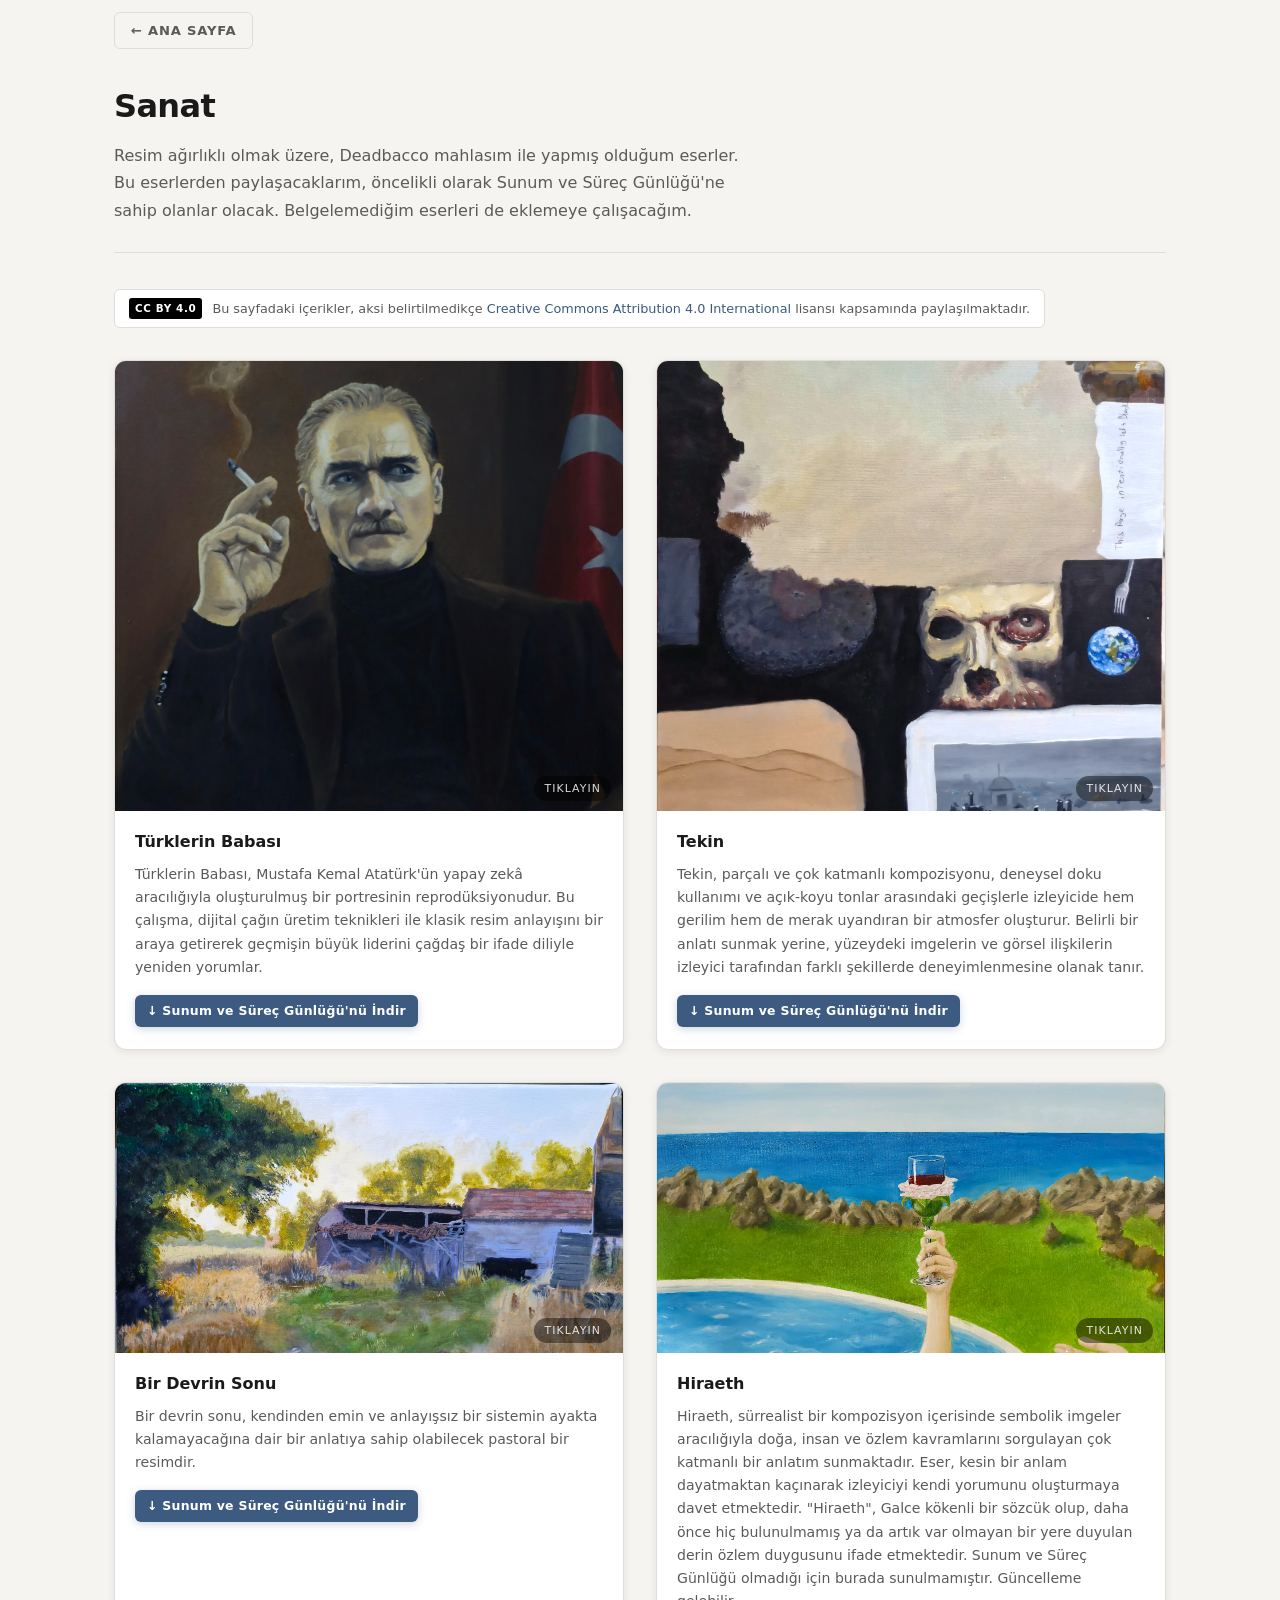
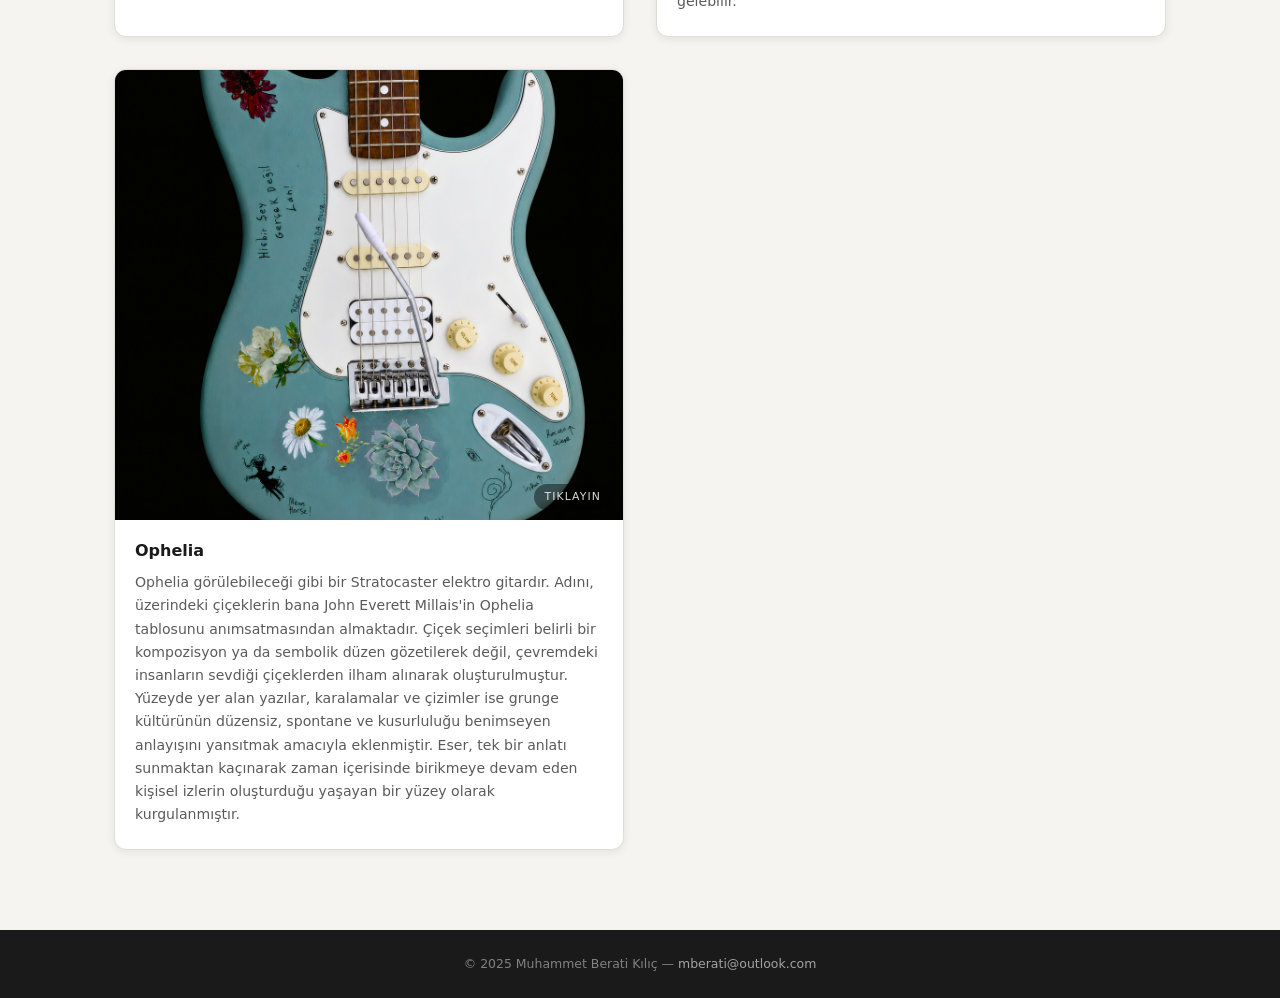
<file: art.html>
<!DOCTYPE html>
<html lang="tr">
<head>
  <meta charset="UTF-8" />
  <meta name="viewport" content="width=device-width, initial-scale=1.0" />
  <title>Sanat — Muhammet Berati Kılıç</title>
  <link rel="stylesheet" href="css/style.css" />
</head>
<body>

  <!-- ANA SAYFA BUTONU -->
  <div class="back-home">
    <div class="container">
      <a href="index.html">&#8592; Ana Sayfa</a>
    </div>
  </div>

  <main class="art-page">
    <div class="container">

      <!-- BAŞLIK -->
      <div class="page-header">
        <h1>Sanat</h1>
        <p>
          Resim ağırlıklı olmak üzere, Deadbacco mahlasım ile yapmış olduğum eserler. Bu eserlerden paylaşacaklarım,
          öncelikli olarak Sunum ve Süreç Günlüğü'ne sahip olanlar olacak.
          Belgelemediğim eserleri de eklemeye çalışacağım.
        </p>
      </div>

      <!-- CC LİSANSI -->
      <div class="license-badge">
        <span class="cc-label">CC BY 4.0</span>
        <span>
          Bu sayfadaki içerikler, aksi belirtilmedikçe
          <a href="https://creativecommons.org/licenses/by/4.0/" target="_blank" rel="noopener">
            Creative Commons Attribution 4.0 International
          </a>
          lisansı kapsamında paylaşılmaktadır.
        </span>
      </div>

      <!-- ================================================================
           SANAT ESERİ GALERİSİ
           ================================================================

           YENİ ESER EKLEMEK İÇİN aşağıdaki bloğu kopyala:

           <div class="art-card">
             <div class="art-card-img" title="Büyütmek için tıklayın">
               <img src="images/art/GORSEL.png" alt="Eser Adı" />
               <span class="art-img-hint">Tıklayın</span>
             </div>
             <div class="art-card-body">
               <h2 class="art-card-title">Eser Adı</h2>
               <p class="art-card-desc">Eser açıklaması.</p>
               <div class="btn-group">
                 <a href="documents/art/SUNUM_VE_SUREC_GUNLUGU.pdf" download class="btn btn-primary btn-sm">
                   &#8595; Sunum ve Süreç Günlüğü'nü İndir
                 </a>
               </div>
             </div>
           </div>

           Eser görseli : images/art/ klasörü
           Belge         : documents/art/ klasörü

           ================================================================ -->

      <div class="art-grid">

        <!-- ESER 1: Türklerin Babası -->
        <div class="art-card">
          <!-- Görsele tıklanınca 50vh → 100vh genişler, tekrar tıklanınca döner. -->
          <div class="art-card-img" title="Büyütmek için tıklayın">
            <img
              src="images/art/atam.png"
              alt="Türklerin Babası"
            />
            <span class="art-img-hint">Tıklayın</span>
          </div>
          <div class="art-card-body">
            <h2 class="art-card-title">Türklerin Babası</h2>
            <p class="art-card-desc">
              Türklerin Babası, Mustafa Kemal Atatürk'ün yapay zekâ aracılığıyla
              oluşturulmuş bir portresinin reprodüksiyonudur. Bu çalışma, dijital çağın
              üretim teknikleri ile klasik resim anlayışını bir araya getirerek geçmişin
              büyük liderini çağdaş bir ifade diliyle yeniden yorumlar.
            </p>
            <div class="btn-group">
              <a
                href="documents/art/Türklerin Babası.pdf"
                download
                class="btn btn-primary btn-sm"
              >
                &#8595; Sunum ve Süreç Günlüğü'nü İndir
              </a>
            </div>
          </div>
        </div>
        <!-- /ESER 1 -->


        <!-- ESER 2: Tekin -->
        <div class="art-card">
          <div class="art-card-img" title="Büyütmek için tıklayın">
            <img
              src="images/art/Tekin.png"
              alt="Tekin"
            />
            <span class="art-img-hint">Tıklayın</span>
          </div>
          <div class="art-card-body">
            <h2 class="art-card-title">Tekin</h2>
            <p class="art-card-desc">
              Tekin, parçalı ve çok katmanlı kompozisyonu, deneysel doku kullanımı ve açık-koyu tonlar arasındaki geçişlerle izleyicide hem gerilim hem de merak uyandıran bir atmosfer oluşturur. Belirli bir anlatı sunmak yerine, yüzeydeki imgelerin ve görsel ilişkilerin izleyici tarafından farklı şekillerde deneyimlenmesine olanak tanır.
            </p>
            <div class="btn-group">
              <a
                href="documents/art/Tekin.pdf"
                download
                class="btn btn-primary btn-sm"
              >
                &#8595; Sunum ve Süreç Günlüğü'nü İndir
              </a>
            </div>
          </div>
        </div>
        <!-- /ESER 2 -->


        <!-- ESER 3: Bir Devrin Sonu -->
        <div class="art-card">
          <div class="art-card-img" title="Büyütmek için tıklayın">
            <img
              src="images/art/birdevrinsonu.png"
              alt="Bir Devrin Sonu"
            />
            <span class="art-img-hint">Tıklayın</span>
          </div>
          <div class="art-card-body">
            <h2 class="art-card-title">Bir Devrin Sonu</h2>
            <p class="art-card-desc">
              Bir devrin sonu, kendinden emin ve anlayışsız bir sistemin ayakta kalamayacağına dair bir anlatıya sahip olabilecek pastoral bir resimdir.
            </p>
            <div class="btn-group">
              <a
                href="documents/art/Bir Devrin Sonu.pdf"
                download
                class="btn btn-primary btn-sm"
              >
                &#8595; Sunum ve Süreç Günlüğü'nü İndir
              </a>
            </div>
          </div>
        </div>
        <!-- /ESER 3 -->


        <!-- ESER 4: Hiraeth -->
        <div class="art-card">
          <div class="art-card-img" title="Büyütmek için tıklayın">
            <img
              src="images/art/hiraeth.png"
              alt="Hiraeth"
            />
            <span class="art-img-hint">Tıklayın</span>
          </div>
          <div class="art-card-body">
            <h2 class="art-card-title">Hiraeth</h2>
            <p class="art-card-desc">
              Hiraeth, sürrealist bir kompozisyon içerisinde sembolik imgeler aracılığıyla doğa, insan ve özlem kavramlarını sorgulayan çok katmanlı bir anlatım sunmaktadır. Eser, kesin bir anlam dayatmaktan kaçınarak izleyiciyi kendi yorumunu oluşturmaya davet etmektedir. "Hiraeth", Galce kökenli bir sözcük olup, daha önce hiç bulunulmamış ya da artık var olmayan bir yere duyulan derin özlem duygusunu ifade etmektedir. Sunum ve Süreç Günlüğü olmadığı için burada sunulmamıştır. Güncelleme gelebilir.
            </p>
          </div>
        </div>
        
        <!-- /ESER 4 -->
        
        <!-- ESER 5:  -->
          <div class="art-card">
          <div class="art-card-img" title="Büyütmek için tıklayın">
            <img
              src="images/art/gitar.png"
              alt="Ophelia"
            />
            <span class="art-img-hint">Tıklayın</span>
          </div>
          <div class="art-card-body">
            <h2 class="art-card-title">Ophelia</h2>
            <p class="art-card-desc">
              Ophelia görülebileceği gibi bir Stratocaster elektro gitardır. Adını, üzerindeki çiçeklerin bana John Everett Millais'in Ophelia tablosunu anımsatmasından almaktadır. Çiçek seçimleri belirli bir kompozisyon ya da sembolik düzen gözetilerek değil, çevremdeki insanların sevdiği çiçeklerden ilham alınarak oluşturulmuştur. Yüzeyde yer alan yazılar, karalamalar ve çizimler ise grunge kültürünün düzensiz, spontane ve kusurluluğu benimseyen anlayışını yansıtmak amacıyla eklenmiştir. Eser, tek bir anlatı sunmaktan kaçınarak zaman içerisinde birikmeye devam eden kişisel izlerin oluşturduğu yaşayan bir yüzey olarak kurgulanmıştır.
            </p>
          </div>
        </div>
        <!-- /ESER 5 -->



        
        <!-- Yeni eser eklemek için bu bloğu kopyala ve düzenle
        <div class="art-card">
          <div class="art-card-img" title="Büyütmek için tıklayın">
            <img src="images/art/GORSEL.png" alt="Eser Adı" />
            <span class="art-img-hint">Tıklayın</span>
          </div>
          <div class="art-card-body">
            <h2 class="art-card-title">Eser Adı</h2>
            <p class="art-card-desc">
              Eser açıklaması buraya gelecek.
            </p>
            <div class="btn-group">
              <a href="documents/art/SUNUM_VE_SUREC.pdf" download class="btn btn-primary btn-sm">
                &#8595; Sunum ve Süreç Günlüğü'nü İndir
              </a>
            </div>
          </div>
        </div>
        -->

      </div>
      <!-- /art-grid -->

    </div>
  </main>

  <!-- FOOTER -->
  <footer class="site-footer">
    <p>&copy; 2025 Muhammet Berati Kılıç &mdash; <a href="mailto:mberati@outlook.com">mberati@outlook.com</a></p>
  </footer>

  <script src="js/app.js"></script>
</body>
</html>
</file>
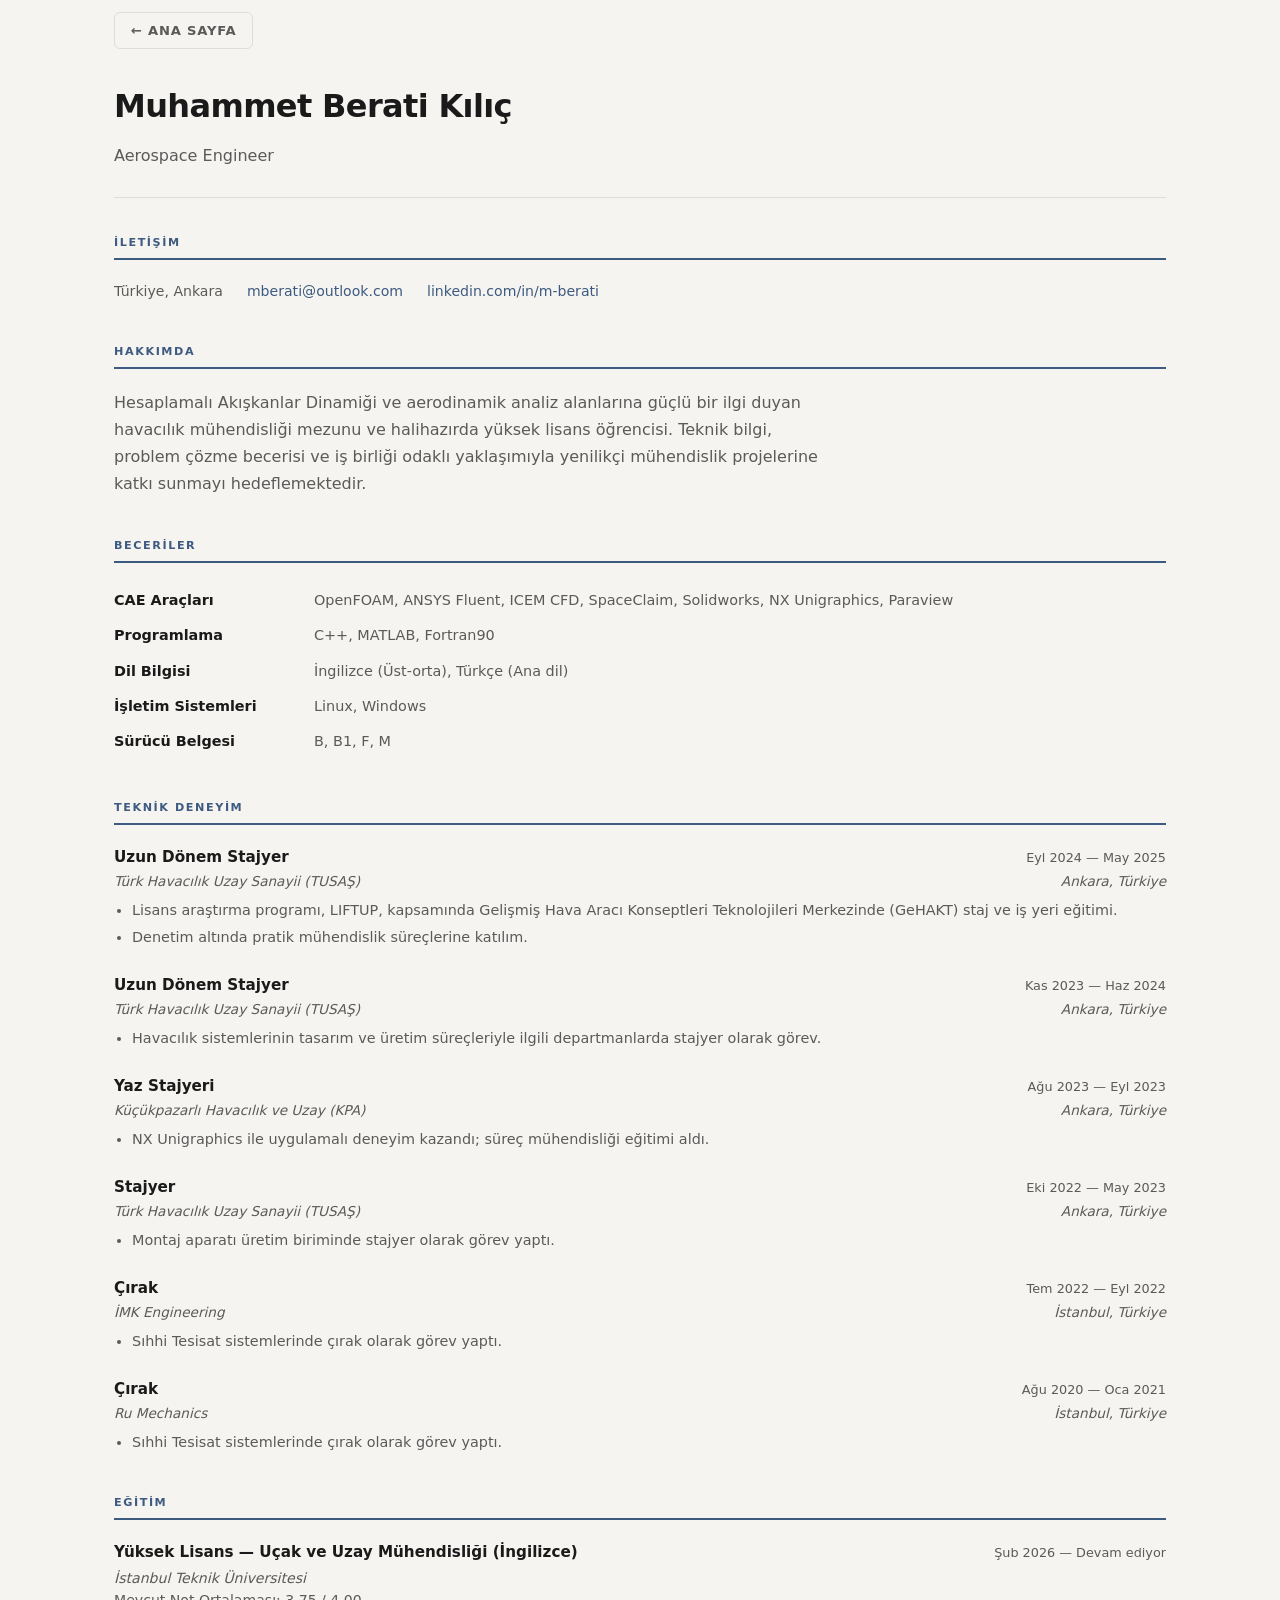
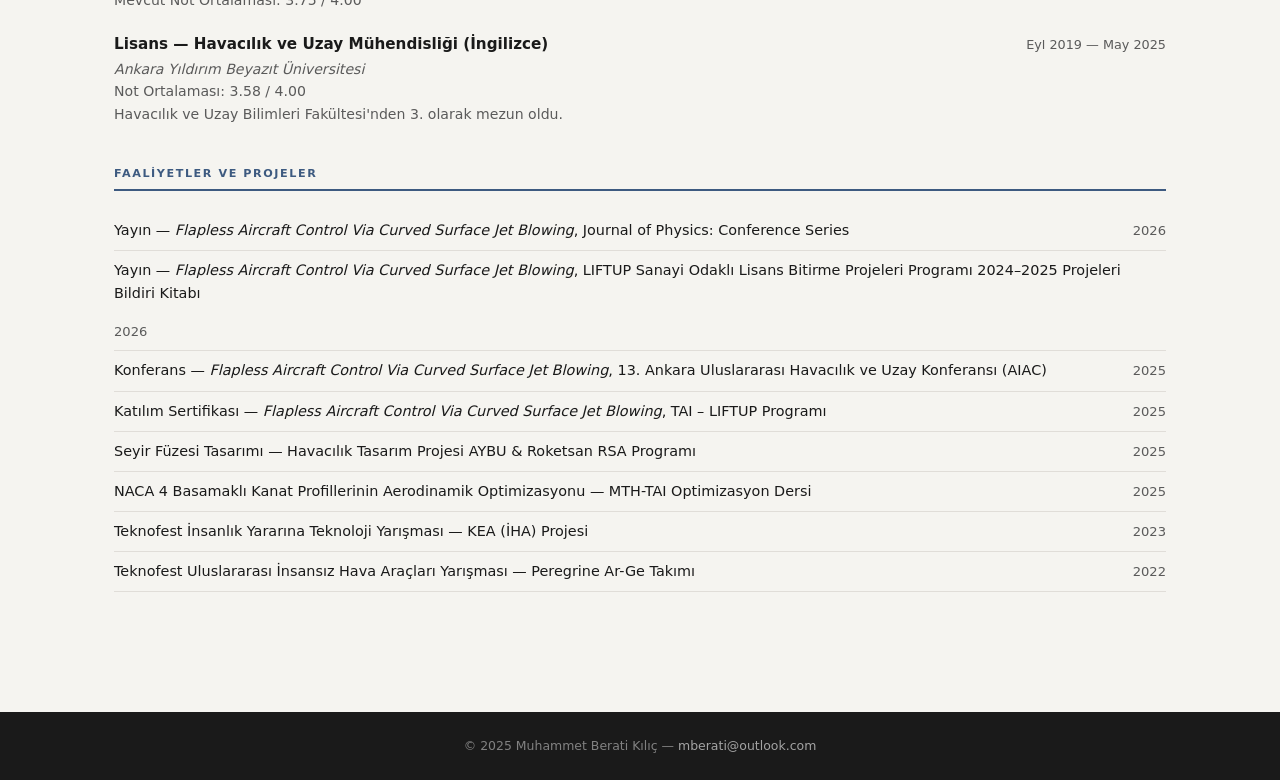
<file: cv.html>
<!DOCTYPE html>
<html lang="tr">
<head>
  <meta charset="UTF-8" />
  <meta name="viewport" content="width=device-width, initial-scale=1.0" />
  <title>Öz Geçmiş — Muhammet Berati Kılıç</title>
  <link rel="stylesheet" href="css/style.css" />
</head>
<body>

  <!-- ANA SAYFA BUTONU -->
  <div class="back-home">
    <div class="container">
      <a href="index.html">&#8592; Ana Sayfa</a>
    </div>
  </div>

  <main class="cv-page">
    <div class="container">

      <!-- BAŞLIK -->
      <div class="page-header">
        <h1>Muhammet Berati Kılıç</h1>
        <p>Aerospace Engineer</p>
      </div>

      <!-- İLETİŞİM -->
      <section class="cv-section">
        <h2 class="cv-section-title">İletişim</h2>
        <div class="cv-contact-row">
          <span class="cv-contact-item">Türkiye, Ankara</span>
          <span class="cv-contact-item">
            <a href="mailto:mberati@outlook.com">mberati@outlook.com</a>
          </span>
          <span class="cv-contact-item">
            <a href="https://www.linkedin.com/in/muhammet-berati-k%C4%B1l%C4%B1%C3%A7-0b971232a" target="_blank" rel="noopener">
              linkedin.com/in/m-berati
            </a>
          </span>
        </div>
      </section>

      <!-- PDF İNDİR (cv.pdf yüklendiğinde yorum satırını kaldır) -->
      <!--
      <div class="cv-download-wrap">
        <a href="documents/cv.pdf" download class="btn btn-primary">
          &#8595; CV İndir (PDF)
        </a>
      </div>
      -->

      <!-- HAKKIMDA -->
      <section class="cv-section">
        <h2 class="cv-section-title">Hakkımda</h2>
        <p class="cv-intro">
          Hesaplamalı Akışkanlar Dinamiği ve aerodinamik analiz alanlarına güçlü bir ilgi duyan havacılık
          mühendisliği mezunu ve halihazırda yüksek lisans öğrencisi. Teknik bilgi, problem çözme becerisi
          ve iş birliği odaklı yaklaşımıyla yenilikçi mühendislik projelerine katkı sunmayı hedeflemektedir.
        </p>
      </section>

      <!-- BECERİLER -->
      <section class="cv-section">
        <h2 class="cv-section-title">Beceriler</h2>
        <table class="cv-skills-table">
          <tbody>
            <tr>
              <td>CAE Araçları</td>
              <td>OpenFOAM, ANSYS Fluent, ICEM CFD, SpaceClaim, Solidworks, NX Unigraphics, Paraview</td>
            </tr>
            <tr>
              <td>Programlama</td>
              <td>C++, MATLAB, Fortran90</td>
            </tr>
            <tr>
              <td>Dil Bilgisi</td>
              <td>İngilizce (Üst-orta), Türkçe (Ana dil)</td>
            </tr>
            <tr>
              <td>İşletim Sistemleri</td>
              <td>Linux, Windows</td>
            </tr>
            <tr>
              <td>Sürücü Belgesi</td>
              <td>B, B1, F, M</td>
            </tr>
          </tbody>
        </table>
      </section>

      <!-- TEKNİK DENEYİM -->
      <section class="cv-section">
        <h2 class="cv-section-title">Teknik Deneyim</h2>

        <!-- Deneyim 1 -->
        <div class="cv-entry">
          <div class="cv-entry-header">
            <span class="cv-entry-title">Uzun Dönem Stajyer</span>
            <span class="cv-entry-date">Eyl 2024 — May 2025</span>
          </div>
          <div class="cv-entry-sub">
            <span>Türk Havacılık Uzay Sanayii (TUSAŞ)</span>
            <span>Ankara, Türkiye</span>
          </div>
          <ul>
            <li>
              Lisans araştırma programı, LIFTUP, kapsamında Gelişmiş Hava Aracı Konseptleri
              Teknolojileri Merkezinde (GeHAKT) staj ve iş yeri eğitimi.
            </li>
            <li>Denetim altında pratik mühendislik süreçlerine katılım.</li>
          </ul>
        </div>

        <!-- Deneyim 2 -->
        <div class="cv-entry">
          <div class="cv-entry-header">
            <span class="cv-entry-title">Uzun Dönem Stajyer</span>
            <span class="cv-entry-date">Kas 2023 — Haz 2024</span>
          </div>
          <div class="cv-entry-sub">
            <span>Türk Havacılık Uzay Sanayii (TUSAŞ)</span>
            <span>Ankara, Türkiye</span>
          </div>
          <ul>
            <li>Havacılık sistemlerinin tasarım ve üretim süreçleriyle ilgili departmanlarda stajyer olarak görev.</li>
          </ul>
        </div>

        <!-- Deneyim 3 -->
        <div class="cv-entry">
          <div class="cv-entry-header">
            <span class="cv-entry-title">Yaz Stajyeri</span>
            <span class="cv-entry-date">Ağu 2023 — Eyl 2023</span>
          </div>
          <div class="cv-entry-sub">
            <span>Küçükpazarlı Havacılık ve Uzay (KPA)</span>
            <span>Ankara, Türkiye</span>
          </div>
          <ul>
            <li>NX Unigraphics ile uygulamalı deneyim kazandı; süreç mühendisliği eğitimi aldı.</li>
          </ul>
        </div>

        <!-- Deneyim 4 -->
        <div class="cv-entry">
          <div class="cv-entry-header">
            <span class="cv-entry-title">Stajyer</span>
            <span class="cv-entry-date">Eki 2022 — May 2023</span>
          </div>
          <div class="cv-entry-sub">
            <span>Türk Havacılık Uzay Sanayii (TUSAŞ)</span>
            <span>Ankara, Türkiye</span>
          </div>
          <ul>
            <li>Montaj aparatı üretim biriminde stajyer olarak görev yaptı.</li>
          </ul>
        </div>

        <!-- Deneyim 5 -->
        <div class="cv-entry">
          <div class="cv-entry-header">
            <span class="cv-entry-title">Çırak</span>
            <span class="cv-entry-date">Tem 2022 — Eyl 2022</span>
          </div>
          <div class="cv-entry-sub">
            <span>İMK Engineering</span>
            <span>İstanbul, Türkiye</span>
          </div>
          <ul>
            <li>Sıhhi Tesisat sistemlerinde çırak olarak görev yaptı.</li>
          </ul>
        </div>

        <!-- Deneyim 6 -->
        <div class="cv-entry">
          <div class="cv-entry-header">
            <span class="cv-entry-title">Çırak</span>
            <span class="cv-entry-date">Ağu 2020 — Oca 2021</span>
          </div>
          <div class="cv-entry-sub">
            <span>Ru Mechanics</span>
            <span>İstanbul, Türkiye</span>
          </div>
          <ul>
            <li>Sıhhi Tesisat sistemlerinde çırak olarak görev yaptı.</li>
          </ul>
        </div>

      </section>

      <!-- EĞİTİM -->
      <section class="cv-section">
        <h2 class="cv-section-title">Eğitim</h2>

        <div class="cv-edu-entry">
          <div class="cv-edu-header">
            <span class="degree">Yüksek Lisans — Uçak ve Uzay Mühendisliği (İngilizce)</span>
            <span class="edu-date">Şub 2026 — Devam ediyor</span>
          </div>
          <p class="school">İstanbul Teknik Üniversitesi</p>
          <p class="detail">Mevcut Not Ortalaması: 3.75 / 4.00</p>
        </div>

        <div class="cv-edu-entry">
          <div class="cv-edu-header">
            <span class="degree">Lisans — Havacılık ve Uzay Mühendisliği (İngilizce)</span>
            <span class="edu-date">Eyl 2019 — May 2025</span>
          </div>
          <p class="school">Ankara Yıldırım Beyazıt Üniversitesi</p>
          <p class="detail">Not Ortalaması: 3.58 / 4.00</p>
          <p class="detail">Havacılık ve Uzay Bilimleri Fakültesi'nden 3. olarak mezun oldu.</p>
        </div>
      </section>

     <!-- FAALİYETLER VE PROJELER -->
      <section class="cv-section">
        <h2 class="cv-section-title">Faaliyetler ve Projeler</h2>
        <ul class="cv-activity-list">
          <li>
            <span>
              Yayın &mdash; <em>Flapless Aircraft Control Via Curved Surface Jet Blowing</em>,
              Journal of Physics: Conference Series
            </span>
            <span class="year">2026</span>
          </li>
          <li>
            <span>
              Yayın &mdash; <em>Flapless Aircraft Control Via Curved Surface Jet Blowing</em>,
              LIFTUP Sanayi Odaklı Lisans Bitirme Projeleri Programı 2024–2025 Projeleri Bildiri Kitabı
            </span>
            <span class="year">2026</span>
          </li>
          <li>
            <span>
              Konferans &mdash; <em>Flapless Aircraft Control Via Curved Surface Jet Blowing</em>,
              13. Ankara Uluslararası Havacılık ve Uzay Konferansı (AIAC)
            </span>
            <span class="year">2025</span>
          </li>
          <li>
            <span>
              Katılım Sertifikası &mdash; <em>Flapless Aircraft Control Via Curved Surface Jet Blowing</em>,
              TAI – LIFTUP Programı
            </span>
            <span class="year">2025</span>
          </li>
          <li>
            <span>
              Seyir Füzesi Tasarımı &mdash; Havacılık Tasarım Projesi AYBU &amp; Roketsan RSA Programı
            </span>
            <span class="year">2025</span>
          </li>
          <li>
            <span>
              NACA 4 Basamaklı Kanat Profillerinin Aerodinamik Optimizasyonu &mdash; MTH-TAI Optimizasyon Dersi
            </span>
            <span class="year">2025</span>
          </li>
          <li>
            <span>
              Teknofest İnsanlık Yararına Teknoloji Yarışması &mdash; KEA (İHA) Projesi
            </span>
            <span class="year">2023</span>
          </li>
          <li>
            <span>
              Teknofest Uluslararası İnsansız Hava Araçları Yarışması &mdash; Peregrine Ar-Ge Takımı
            </span>
            <span class="year">2022</span>
          </li>
        </ul>
      </section>


    </div>
  </main>

  <!-- FOOTER -->
  <footer class="site-footer">
    <p>&copy; 2025 Muhammet Berati Kılıç &mdash; <a href="mailto:mberati@outlook.com">mberati@outlook.com</a></p>
  </footer>

  <script src="js/app.js"></script>
</body>
</html>
</file>
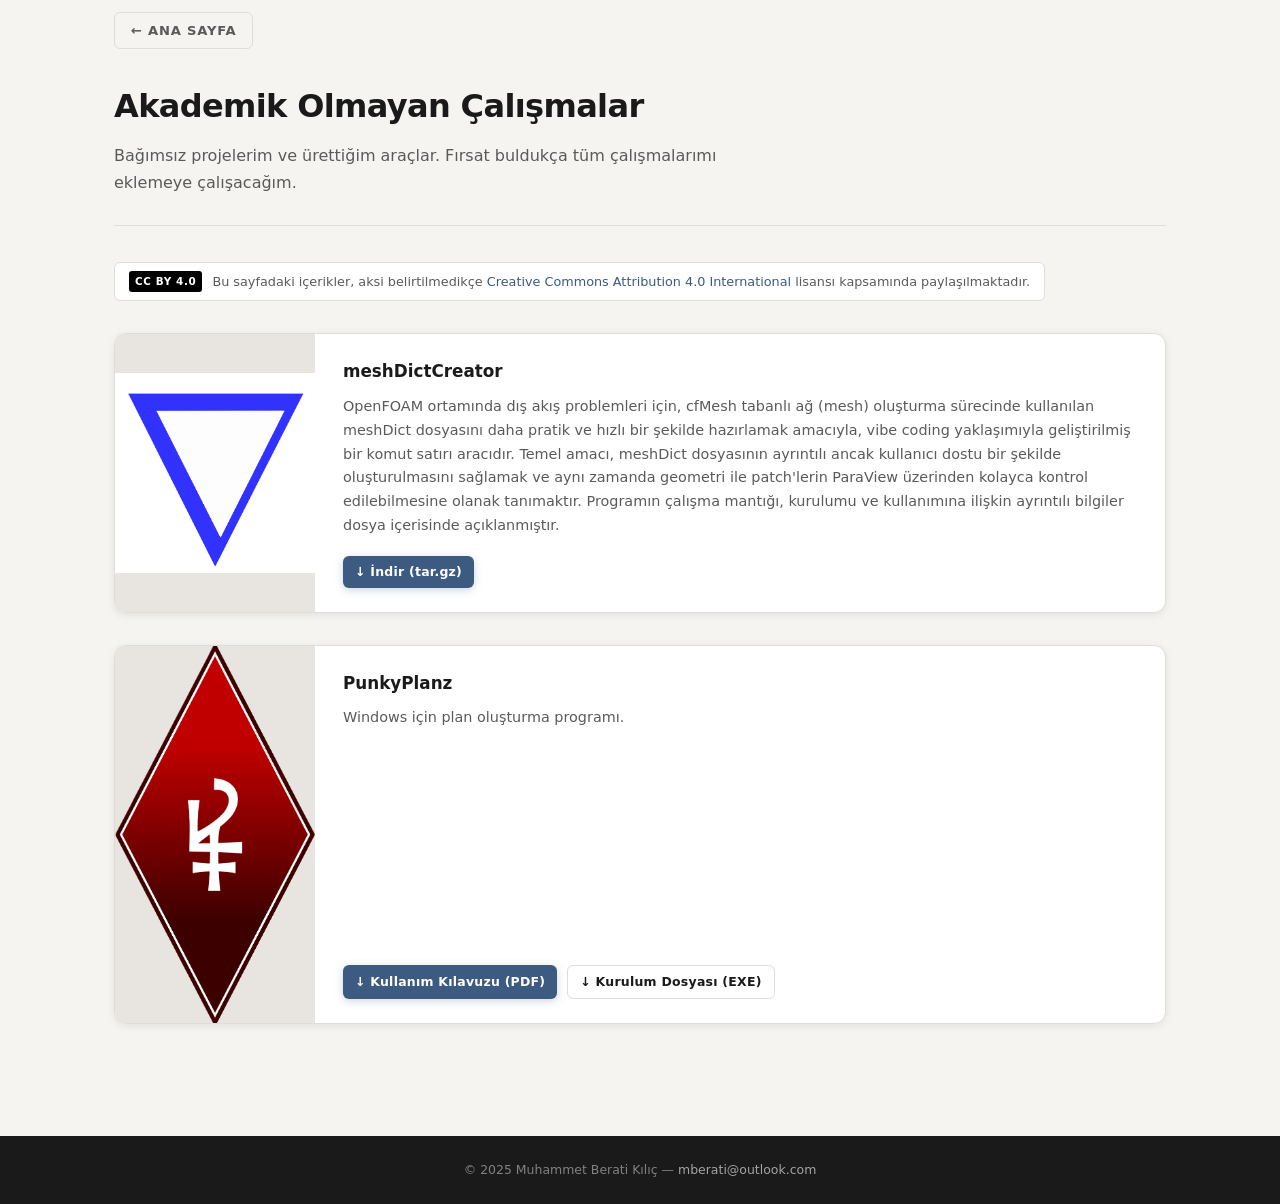
<file: nonacademic.html>
<!DOCTYPE html>
<html lang="tr">
<head>
  <meta charset="UTF-8" />
  <meta name="viewport" content="width=device-width, initial-scale=1.0" />
  <title>Akademik Olmayan Çalışmalar — Muhammet Berati Kılıç</title>
  <link rel="stylesheet" href="css/style.css" />
</head>
<body>

  <!-- ANA SAYFA BUTONU -->
  <div class="back-home">
    <div class="container">
      <a href="index.html">&#8592; Ana Sayfa</a>
    </div>
  </div>

  <main class="nonacademic-page">
    <div class="container">

      <!-- BAŞLIK -->
      <div class="page-header">
        <h1>Akademik Olmayan Çalışmalar</h1>
        <p>
          Bağımsız projelerim ve ürettiğim araçlar.
          Fırsat buldukça tüm çalışmalarımı eklemeye çalışacağım.
        </p>
      </div>

      <!-- CC LİSANSI -->
      <div class="license-badge">
        <span class="cc-label">CC BY 4.0</span>
        <span>
          Bu sayfadaki içerikler, aksi belirtilmedikçe
          <a href="https://creativecommons.org/licenses/by/4.0/" target="_blank" rel="noopener">
            Creative Commons Attribution 4.0 International
          </a>
          lisansı kapsamında paylaşılmaktadır.
        </span>
      </div>

      <!-- ================================================================
           PROJE KARTLARI
           ================================================================

           YENİ PROJE EKLEMEK İÇİN aşağıdaki bloğu kopyala:

           <div class="project-card">
             <div class="project-card-img">
               <img src="images/nonacademic/GORSEL.png" alt="Proje Adı" />
             </div>
             <div class="project-card-body">
               <h2 class="project-card-title">Proje Adı</h2>
               <p class="project-card-desc">Kısa açıklama.</p>
               <div class="btn-group">
                 <a href="documents/nonacademic/DOSYA.pdf" download class="btn btn-primary btn-sm">
                   &#8595; Dosya Adı
                 </a>
                 <a href="files/DOSYA.exe" download class="btn btn-outline btn-sm">
                   &#8595; Dosya Adı
                 </a>
               </div>
             </div>
           </div>

           ================================================================ -->

      <!-- PROJE 1: meshDictCreator -->
      <div class="project-card">
        <div class="project-card-img">
          <img
            src="images/nonacademic/openfoamlogo.png"
            alt="meshDictCreator"
          />
        </div>

        <div class="project-card-body">
          <h2 class="project-card-title">meshDictCreator</h2>
          <p class="project-card-desc">
            OpenFOAM ortamında dış akış problemleri için, cfMesh tabanlı ağ (mesh) oluşturma sürecinde kullanılan meshDict dosyasını daha pratik ve hızlı bir şekilde hazırlamak amacıyla, vibe coding yaklaşımıyla geliştirilmiş bir komut satırı aracıdır. Temel amacı, meshDict dosyasının ayrıntılı ancak kullanıcı dostu bir şekilde oluşturulmasını sağlamak ve aynı zamanda geometri ile patch'lerin ParaView üzerinden kolayca kontrol edilebilmesine olanak tanımaktır. Programın çalışma mantığı, kurulumu ve kullanımına ilişkin ayrıntılı bilgiler dosya içerisinde açıklanmıştır.
          </p>
          <div class="btn-group">
            <a
              href="files/meshDictCreator.tar.gz"
              download
              class="btn btn-primary btn-sm"
            >
              &#8595; İndir (tar.gz)
            </a>
          </div>
        </div>
      </div>
      <!-- /PROJE 1 -->


      <!-- PROJE 2: PunkyPlanz -->
      <div class="project-card">
        <!-- Proje görseli: images/nonacademic/ klasöründen -->
        <div class="project-card-img">
          <img
            src="images/nonacademic/punkyplanzlogo.png"
            alt="PunkyPlanz"
          />
        </div>

        <div class="project-card-body">
          <h2 class="project-card-title">PunkyPlanz</h2>
          <p class="project-card-desc">
            Windows için plan oluşturma programı.
          </p>
          <!-- İndirme butonları — birden fazla eklenebilir -->
          <div class="btn-group">
            <a
              href="documents/nonacademic/PunkyPlanz Kullanım kılavuzu.pdf"
              download
              class="btn btn-primary btn-sm"
            >
              &#8595; Kullanım Kılavuzu (PDF)
            </a>
            <a
              href="files/PunkyPlanz Setup 1.0.4.exe"
              download
              class="btn btn-outline btn-sm"
            >
              &#8595; Kurulum Dosyası (EXE)
            </a>
          </div>
        </div>
      </div>
      <!-- /PROJE 2 -->


      <!-- Yeni proje eklemek için bu bloğu kopyala ve düzenle
      <div class="project-card">
        <div class="project-card-img">
          <img src="images/nonacademic/GORSEL.png" alt="Proje Adı" />
        </div>
        <div class="project-card-body">
          <h2 class="project-card-title">Proje Adı</h2>
          <p class="project-card-desc">
            Proje açıklaması buraya gelecek.
          </p>
          <div class="btn-group">
            <a href="documents/nonacademic/DOSYA.pdf" download class="btn btn-primary btn-sm">
              &#8595; Belge İndir (PDF)
            </a>
            <a href="files/DOSYA.exe" download class="btn btn-outline btn-sm">
              &#8595; Kurulum Dosyası
            </a>
          </div>
        </div>
      </div>
      -->

    </div>
  </main>

  <!-- FOOTER -->
  <footer class="site-footer">
    <p>&copy; 2025 Muhammet Berati Kılıç &mdash; <a href="mailto:mberati@outlook.com">mberati@outlook.com</a></p>
  </footer>

  <script src="js/app.js"></script>
</body>
</html>
</file>
<file: css/style.css>
/* =========================================================
   ROOT VARIABLES
   ========================================================= */
:root {
  --color-bg:          #f5f4f0;
  --color-surface:     #ffffff;
  --color-text:        #1a1a1a;
  --color-text-muted:  #5a5a5a;
  --color-border:      #e0ddd8;

  --color-primary:     #3d5a80;
  --color-primary-dk:  #2c4260;
  --color-accent:      #8b1a1a;

  /* Card accent colors */
  --card-cv:           #7a1010;
  --card-academic:     #d4848a;
  --card-nonacademic:  #3e3e32;
  --card-art:          #6b7a1a;

  --color-success:     #2e7d5e;
  --color-warning:     #b87333;
  --color-error:       #c0392b;

  --radius:            12px;
  --radius-sm:         6px;
  --shadow-sm:         0 2px 8px rgba(0,0,0,.08);
  --shadow-md:         0 6px 24px rgba(0,0,0,.12);
  --shadow-lg:         0 16px 48px rgba(0,0,0,.16);

  --transition:        0.3s ease;
  --wall-transition:   0.7s cubic-bezier(0.4, 0, 0.2, 1);
  --avatar-size:       192px;            /* profil fotoğrafı çapı */
  --avatar-overlap:    calc(var(--avatar-size) / 2); /* wall üstüne binme miktarı */

  --font-sans:         'Segoe UI', system-ui, -apple-system, sans-serif;
}

/* =========================================================
   RESET & BASE
   ========================================================= */
*, *::before, *::after { box-sizing: border-box; margin: 0; padding: 0; }
html { scroll-behavior: smooth; }

body {
  font-family: var(--font-sans);
  background: var(--color-bg);
  color: var(--color-text);
  line-height: 1.6;
  font-size: 16px;
}

a { color: var(--color-primary); text-decoration: none; }
a:hover { text-decoration: underline; }
img { display: block; max-width: 100%; }

/* =========================================================
   CONTAINER
   ========================================================= */
.container {
  width: 100%;
  max-width: 1100px;
  margin: 0 auto;
  padding: 0 24px;
}

/* =========================================================
   ANA SAYFA BUTONU (alt sayfalar)
   ========================================================= */
.back-home {
  display: block;
  padding: 12px 0 0;
}

.back-home a {
  display: inline-flex;
  align-items: center;
  gap: 6px;
  font-size: 0.82rem;
  font-weight: 600;
  letter-spacing: 0.06em;
  text-transform: uppercase;
  color: var(--color-text-muted);
  border: 1.5px solid var(--color-border);
  border-radius: var(--radius-sm);
  padding: 7px 16px;
  transition: color var(--transition), border-color var(--transition),
              background var(--transition);
}

.back-home a:hover {
  color: var(--color-primary);
  border-color: var(--color-primary);
  background: rgba(61,90,128,.06);
  text-decoration: none;
}

/* =========================================================
   WALL SECTION (index.html)
   =========================================================
   Collapsed : %30 yükseklik, object-fit cover.
   Expanded  : 100vh yükseklik, object-fit contain (tam görünür),
               arka plan wall'ın rengiyle aynı (#1a0a08).
   ========================================================= */
.wall-section {
  position: relative;
  width: 100%;
  overflow: hidden;
  height: 30vh;
  min-height: 180px;
  background: #1a0a08;
  cursor: pointer;
  transition: height var(--wall-transition);
}

.wall-section.expanded {
  height: 100vh;
}

.wall-img {
  position: absolute;
  inset: 0;
  width: 100%;
  height: 100%;
  object-fit: cover;
  object-position: center center;
  pointer-events: none;
  display: block;
  transition: opacity 0.6s ease;
}
.wall-img-cover    { opacity: 1; }
.wall-img-contain  { object-fit: contain; opacity: 0; }

/* Expanded: cover ile contain katmanları yumuşakça yer değiştirir */
.wall-section.expanded .wall-img-cover   { opacity: 0; }
.wall-section.expanded .wall-img-contain { opacity: 1; }

.wall-hint {
  position: absolute;
  bottom: 12px;
  right: 20px;
  color: rgba(255,255,255,.7);
  font-size: 0.75rem;
  letter-spacing: 0.12em;
  text-transform: uppercase;
  pointer-events: none;
  transition: opacity var(--transition);
}

.wall-info {
  position: absolute;
  bottom: 12px;
  left: 20px;
  right: 100px;
  color: rgba(255,255,255,.85);
  font-size: 0.78rem;
  letter-spacing: 0.03em;
  line-height: 1.5;
  pointer-events: none;
  opacity: 0;
  transition: opacity 0.4s ease 0.4s;
}

.wall-section.expanded .wall-info  { opacity: 1; }
.wall-section.expanded .wall-hint  { opacity: 0; }

/* =========================================================
   PROFILE SECTION (index.html)
   =========================================================
   Normal  : avatar yarısı wall'a biner (negatif margin-top).
   Expanded: wall genişlediğinde margin-top 0'a çekilerek
             avatar wall'ın altına tamamen kayar.
             Aynı anda profile-inner column→row geçişi yapılır.
   ========================================================= */
.profile-section {
  position: relative;
  z-index: 10;
  margin-top: calc(-1 * var(--avatar-overlap));
  padding-bottom: 8px;
  transition: margin-top var(--wall-transition);
}

/* Wall açıkken profil tamamen aşağıya iner */
.wall-section.expanded ~ .profile-section {
  margin-top: 24px;
}

.profile-inner {
  display: flex;
  flex-direction: column;
  align-items: flex-start;
  gap: 12px;
}

/* Wall açıkken: isim sağa taşınır */
.wall-section.expanded ~ .profile-section .profile-inner {
  flex-direction: row;
  align-items: center;
}

.profile-avatar {
  width: var(--avatar-size);
  height: var(--avatar-size);
  min-width: var(--avatar-size);
  border-radius: 50%;
  object-fit: cover;
  border: 4px solid var(--color-surface);
  background: #ddd;
  box-shadow: var(--shadow-md);
}

.profile-name {
  font-size: 1.9rem;
  font-weight: 700;
  letter-spacing: -0.02em;
  line-height: 1.2;
  color: var(--color-text);
}

.bio-text {
  max-width: 640px;
  color: var(--color-text-muted);
  font-size: 1rem;
  line-height: 1.7;
  margin-top: 12px;
  padding-bottom: 32px;
  border-bottom: 1px solid var(--color-border);
}

/* =========================================================
   HOME CARDS (index.html)
   =========================================================
   AR: 1 / 1.25  — başlık üstte, resim başlığın altında
   sola yaslanmış, tam görünür (1:6 oranı korunur, kırpılmaz).
   ========================================================= */
.home-cards {
  padding: 40px 0 64px;
}

.home-cards-grid {
  display: grid;
  grid-template-columns: repeat(4, 1fr);
  gap: 20px;
}

.home-card {
  border-radius: var(--radius);
  overflow: hidden;
  display: flex;
  flex-direction: column;
  text-decoration: none;
  color: #fff;
  position: relative;
  aspect-ratio: 1 / 1.25;
  transition: transform 0.35s cubic-bezier(0.34,1.56,0.64,1),
              box-shadow 0.35s ease;
  box-shadow: var(--shadow-md);
}

.home-card:hover {
  transform: translateY(-8px) scale(1.025);
  box-shadow: var(--shadow-lg);
  text-decoration: none;
}

.home-card.card-cv          { background: var(--card-cv); }
.home-card.card-academic    { background: var(--card-academic); }
.home-card.card-nonacademic { background: var(--card-nonacademic); }
.home-card.card-art         { background: var(--card-art); }

.home-card-title {
  padding: 14px 12px 8px;
  font-size: 0.85rem;
  font-weight: 600;
  letter-spacing: 0.03em;
  text-shadow: 0 1px 3px rgba(0,0,0,.3);
  flex-shrink: 0;
  line-height: 1.3;
}

/* Resim alanı: title'ın altını tamamen kapsar.
   İçindeki img yüksekliği 100%, genişliği auto → 1:6 oranı korunur,
   resmin tamamı görünür, sol-üst köşeye hizalanır. */
.home-card-img-wrap {
  flex: 1;
  padding: 0 5px 5px 5px;
  display: flex;
  align-items: flex-start;
  justify-content: flex-start;
  overflow: hidden;
  min-height: 0;
}

.home-card-img-wrap img {
  height: 100%;
  width: auto;
  max-width: none;
  display: block;
  object-fit: contain;
  object-position: top left;
}

/* =========================================================
   PAGE HEADER (alt sayfalar)
   ========================================================= */
.page-header {
  padding: 32px 0 28px;
  border-bottom: 1px solid var(--color-border);
  margin-bottom: 36px;
}

.page-header h1 {
  font-size: 2rem;
  font-weight: 700;
  letter-spacing: -0.02em;
  color: var(--color-text);
}

.page-header p {
  margin-top: 10px;
  color: var(--color-text-muted);
  max-width: 640px;
  line-height: 1.7;
}

/* =========================================================
   LICENSE BADGE
   ========================================================= */
.license-badge {
  display: inline-flex;
  align-items: center;
  gap: 10px;
  background: var(--color-surface);
  border: 1px solid var(--color-border);
  border-radius: var(--radius-sm);
  padding: 8px 14px;
  font-size: 0.8rem;
  color: var(--color-text-muted);
  margin-bottom: 32px;
  line-height: 1.5;
}

.license-badge .cc-label {
  display: inline-flex;
  align-items: center;
  justify-content: center;
  background: #000;
  color: #fff;
  font-size: 0.65rem;
  font-weight: 700;
  letter-spacing: 0.06em;
  padding: 3px 6px;
  border-radius: 3px;
  flex-shrink: 0;
}

/* =========================================================
   CV PAGE
   ========================================================= */
.cv-page { padding-bottom: 80px; }

.cv-section {
  margin-bottom: 40px;
}

.cv-section-title {
  font-size: 0.7rem;
  font-weight: 700;
  letter-spacing: 0.14em;
  text-transform: uppercase;
  color: var(--color-primary);
  border-bottom: 2px solid var(--color-primary);
  padding-bottom: 6px;
  margin-bottom: 20px;
}

.cv-intro {
  color: var(--color-text-muted);
  line-height: 1.7;
  max-width: 720px;
}

.cv-skills-table {
  width: 100%;
  border-collapse: collapse;
}

.cv-skills-table tr td {
  padding: 6px 0;
  vertical-align: top;
}

.cv-skills-table td:first-child {
  font-weight: 600;
  width: 200px;
  color: var(--color-text);
  font-size: 0.9rem;
  white-space: nowrap;
  padding-right: 16px;
}

.cv-skills-table td:last-child {
  color: var(--color-text-muted);
  font-size: 0.9rem;
}

.cv-entry {
  margin-bottom: 24px;
}

.cv-entry-header {
  display: flex;
  justify-content: space-between;
  align-items: baseline;
  flex-wrap: wrap;
  gap: 4px;
}

.cv-entry-title {
  font-weight: 700;
  font-size: 0.95rem;
  color: var(--color-text);
}

.cv-entry-date {
  font-size: 0.8rem;
  color: var(--color-text-muted);
  white-space: nowrap;
}

.cv-entry-sub {
  display: flex;
  justify-content: space-between;
  font-style: italic;
  font-size: 0.85rem;
  color: var(--color-text-muted);
  margin-bottom: 6px;
  margin-top: 2px;
  flex-wrap: wrap;
  gap: 4px;
}

.cv-entry ul {
  padding-left: 18px;
  color: var(--color-text-muted);
  font-size: 0.9rem;
}

.cv-entry ul li { margin-bottom: 4px; }

.cv-edu-entry {
  margin-bottom: 20px;
}

.cv-edu-header {
  display: flex;
  justify-content: space-between;
  align-items: baseline;
  flex-wrap: wrap;
  gap: 4px;
  margin-bottom: 2px;
}

.cv-edu-entry .degree {
  font-weight: 700;
  font-size: 0.95rem;
}

.cv-edu-entry .school {
  font-style: italic;
  color: var(--color-text-muted);
  font-size: 0.88rem;
}

.cv-edu-entry .edu-date {
  font-size: 0.8rem;
  color: var(--color-text-muted);
  white-space: nowrap;
}

.cv-edu-entry .detail {
  font-size: 0.88rem;
  color: var(--color-text-muted);
}

.cv-activity-list {
  list-style: none;
  padding: 0;
}

.cv-activity-list li {
  display: flex;
  justify-content: space-between;
  gap: 16px;
  padding: 8px 0;
  border-bottom: 1px solid var(--color-border);
  font-size: 0.9rem;
  color: var(--color-text);
  flex-wrap: wrap;
}

.cv-activity-list li .year {
  color: var(--color-text-muted);
  font-size: 0.82rem;
  white-space: nowrap;
  align-self: center;
}

.cv-contact-row {
  display: flex;
  flex-wrap: wrap;
  gap: 24px;
  font-size: 0.88rem;
}

.cv-contact-item { color: var(--color-text-muted); }
.cv-contact-item a { color: var(--color-primary); }

.cv-download-wrap { margin-bottom: 32px; }

/* =========================================================
   ACADEMIC / DOC CARDS
   ========================================================= */
.academic-page  { padding-bottom: 80px; }
.nonacademic-page { padding-bottom: 80px; }

.doc-card {
  background: var(--color-surface);
  border: 1px solid var(--color-border);
  border-radius: var(--radius);
  overflow: hidden;
  margin-bottom: 32px;
  display: flex;
  gap: 0;
  box-shadow: var(--shadow-sm);
  transition: box-shadow var(--transition), transform var(--transition);
}

.doc-card:hover {
  box-shadow: var(--shadow-md);
  transform: translateY(-2px);
}

.doc-card-preview {
  width: 200px;
  min-width: 200px;
  background: #f0ede8;
  position: relative;
  cursor: pointer;
  overflow: hidden;
  display: flex;
  align-items: stretch;
}

.doc-card-preview iframe,
.doc-card-preview object {
  width: 100%;
  height: 100%;
  min-height: 280px;
  border: none;
  pointer-events: none;
}

.doc-card-preview .preview-overlay {
  position: absolute;
  inset: 0;
  background: rgba(0,0,0,0);
  transition: background var(--transition);
  display: flex;
  align-items: center;
  justify-content: center;
}

.doc-card-preview:hover .preview-overlay {
  background: rgba(0,0,0,.35);
}

.preview-overlay-text {
  color: #fff;
  font-size: 0.78rem;
  font-weight: 600;
  letter-spacing: 0.08em;
  text-transform: uppercase;
  opacity: 0;
  transition: opacity var(--transition);
}

.doc-card-preview:hover .preview-overlay-text { opacity: 1; }

.doc-card-body {
  padding: 24px 28px;
  flex: 1;
  display: flex;
  flex-direction: column;
  gap: 10px;
}

.doc-card-title {
  font-size: 1.05rem;
  font-weight: 700;
  color: var(--color-text);
  line-height: 1.3;
}

.doc-card-desc {
  font-size: 0.9rem;
  color: var(--color-text-muted);
  line-height: 1.65;
  flex: 1;
}

/* =========================================================
   PROJECT CARDS (non-academic)
   ========================================================= */
.project-card {
  background: var(--color-surface);
  border: 1px solid var(--color-border);
  border-radius: var(--radius);
  overflow: hidden;
  margin-bottom: 32px;
  display: flex;
  gap: 0;
  box-shadow: var(--shadow-sm);
  transition: box-shadow var(--transition), transform var(--transition);
}

.project-card:hover {
  box-shadow: var(--shadow-md);
  transform: translateY(-2px);
}

.project-card-img {
  width: 200px;
  min-width: 200px;
  background: #e8e5e0;
  overflow: hidden;
  display: flex;
  align-items: center;
  justify-content: center;
}

.project-card-img img {
  width: 100%;
  height: 100%;
  object-fit: contain;
  display: block;
}

.project-card-body {
  padding: 24px 28px;
  flex: 1;
  display: flex;
  flex-direction: column;
  gap: 10px;
}

.project-card-title {
  font-size: 1.05rem;
  font-weight: 700;
  color: var(--color-text);
}

.project-card-desc {
  font-size: 0.9rem;
  color: var(--color-text-muted);
  line-height: 1.65;
  flex: 1;
}

/* =========================================================
   ART GALLERY
   =========================================================
   .art-card-img normal: 50vh yükseklik.
   .art-card-img.expanded: 100vh yükseklik.
   Cursor pointer; smooth transition.
   ========================================================= */
.art-page { padding-bottom: 80px; }

.art-grid {
  display: grid;
  grid-template-columns: repeat(2, 1fr);
  gap: 32px;
}

.art-card {
  background: var(--color-surface);
  border: 1px solid var(--color-border);
  border-radius: var(--radius);
  overflow: hidden;
  box-shadow: var(--shadow-sm);
  transition: box-shadow var(--transition), transform var(--transition);
}

.art-card:hover {
  box-shadow: var(--shadow-md);
}

.art-card-img {
  width: 100%;
  height: 50vh;
  background: #e8e5e0;
  overflow: hidden;
  cursor: pointer;
  transition: height 0.55s cubic-bezier(0.4, 0, 0.2, 1);
  position: relative;
}

/* Tıklanınca tüm ekranı kapla */
.art-card-img.expanded {
  height: 100vh;
}

/* Yatay (landscape) resimler:
   kapalıyken sadece üst ~60%'i görünsün, açılınca yana genişleyip tamamı görünsün. */
.art-card-img.is-landscape {
  height: 30vh;
}
.art-card-img.is-landscape.expanded {
  height: var(--expanded-height, 60vh);
  max-height: 100vh;
}

.art-card-img.is-landscape.expanded img {
  width: 100%;
  height: 100%;
  object-fit: contain;
  object-position: center center;
}
.art-card-img.is-landscape img {
  object-fit: cover;
  object-position: center top;
}
.art-card-img.is-landscape.expanded img {
  height: auto;
  max-height: 100vh;
  object-fit: contain;
}

.art-card-img img {
  width: 100%;
  height: 100%;
  object-fit: cover;
  object-position: center;
  display: block;
  transition: transform 0.55s ease;
}

.art-card-img:hover img {
  transform: scale(1.025);
}

/* Açılma ipucu overlay */
.art-img-hint {
  position: absolute;
  bottom: 10px;
  right: 12px;
  background: rgba(0,0,0,.45);
  color: rgba(255,255,255,.85);
  font-size: 0.68rem;
  letter-spacing: 0.1em;
  text-transform: uppercase;
  padding: 4px 10px;
  border-radius: 20px;
  pointer-events: none;
  transition: opacity 0.3s ease;
}

.art-card-img.expanded .art-img-hint {
  opacity: 0;
}

.art-card-body {
  padding: 18px 20px 22px;
  display: flex;
  flex-direction: column;
  gap: 8px;
}

.art-card-title {
  font-size: 1rem;
  font-weight: 700;
  color: var(--color-text);
}

.art-card-desc {
  font-size: 0.88rem;
  color: var(--color-text-muted);
  line-height: 1.65;
}

/* =========================================================
   BUTTONS
   ========================================================= */
.btn {
  display: inline-flex;
  align-items: center;
  gap: 7px;
  padding: 9px 18px;
  border-radius: var(--radius-sm);
  font-size: 0.85rem;
  font-weight: 600;
  letter-spacing: 0.02em;
  border: none;
  cursor: pointer;
  transition: background var(--transition), transform var(--transition),
              box-shadow var(--transition);
  text-decoration: none;
}

.btn:hover { text-decoration: none; transform: translateY(-1px); }

.btn-primary {
  background: var(--color-primary);
  color: #fff;
  box-shadow: 0 2px 8px rgba(61,90,128,.25);
}

.btn-primary:hover {
  background: var(--color-primary-dk);
  box-shadow: 0 4px 16px rgba(61,90,128,.35);
}

.btn-outline {
  background: transparent;
  color: var(--color-text);
  border: 1.5px solid var(--color-border);
}

.btn-outline:hover {
  border-color: var(--color-primary);
  color: var(--color-primary);
}

.btn-sm {
  padding: 6px 12px;
  font-size: 0.78rem;
}

.btn-group {
  display: flex;
  flex-wrap: wrap;
  gap: 10px;
  margin-top: 8px;
}

/* =========================================================
   MODAL (PDF)
   ========================================================= */
.modal-overlay {
  position: fixed;
  inset: 0;
  background: rgba(0,0,0,.82);
  z-index: 500;
  display: flex;
  align-items: center;
  justify-content: center;
  padding: 20px;
  opacity: 0;
  pointer-events: none;
  transition: opacity 0.25s ease;
}

.modal-overlay.open {
  opacity: 1;
  pointer-events: all;
}

.modal-box {
  background: var(--color-surface);
  border-radius: var(--radius);
  width: 100%;
  max-width: 900px;
  max-height: 90vh;
  display: flex;
  flex-direction: column;
  overflow: hidden;
  transform: scale(0.95);
  transition: transform 0.25s ease;
}

.modal-overlay.open .modal-box { transform: scale(1); }

.modal-header {
  display: flex;
  align-items: center;
  justify-content: space-between;
  padding: 16px 20px;
  border-bottom: 1px solid var(--color-border);
  flex-shrink: 0;
}

.modal-title {
  font-weight: 700;
  font-size: 0.95rem;
  color: var(--color-text);
}

.modal-close {
  background: none;
  border: none;
  cursor: pointer;
  font-size: 1.4rem;
  color: var(--color-text-muted);
  line-height: 1;
  padding: 4px 8px;
  border-radius: var(--radius-sm);
  transition: background var(--transition);
}

.modal-close:hover { background: var(--color-bg); }

.modal-body {
  flex: 1;
  overflow: hidden;
}

.modal-body iframe {
  width: 100%;
  height: 100%;
  min-height: 70vh;
  border: none;
}

/* =========================================================
   FOOTER
   ========================================================= */
.site-footer {
  background: #1a1a1a;
  color: rgba(255,255,255,.45);
  font-size: 0.78rem;
  text-align: center;
  padding: 24px;
}

.site-footer a { color: rgba(255,255,255,.6); }

/* =========================================================
   RESPONSIVE
   ========================================================= */
@media (max-width: 900px) {
  .home-cards-grid {
    grid-template-columns: repeat(2, 1fr);
  }
  .art-grid {
    grid-template-columns: 1fr;
  }
}

@media (max-width: 640px) {
  :root {
    --avatar-size: 140px;
    --avatar-overlap: 70px;
  }

  .wall-section {
    height: 22vh;
    min-height: 140px;
  }

  .home-cards-grid {
    grid-template-columns: repeat(2, 1fr);
    gap: 12px;
  }

  .art-card-img          { height: 60vh; }
  .art-card-img.expanded { height: 100vh; }
  .art-card-img.expanded img { object-fit: contain; }

  .doc-card,
  .project-card {
    flex-direction: column;
  }

  .doc-card-preview {
    width: 100%;
    min-width: unset;
    height: 200px;
  }

  .project-card-img {
    width: 100%;
    min-width: unset;
    height: 200px;
  }

  .profile-name { font-size: 1.4rem; }
  .page-header h1 { font-size: 1.5rem; }
  .cv-skills-table td:first-child { width: 130px; }
  .cv-contact-row { gap: 12px; }
  .cv-entry-header { flex-direction: column; }
  .cv-edu-header { flex-direction: column; }
}

@media (max-width: 420px) {
  .home-cards-grid {
    grid-template-columns: repeat(2, 1fr);
    gap: 8px;
  }
}
</file>
